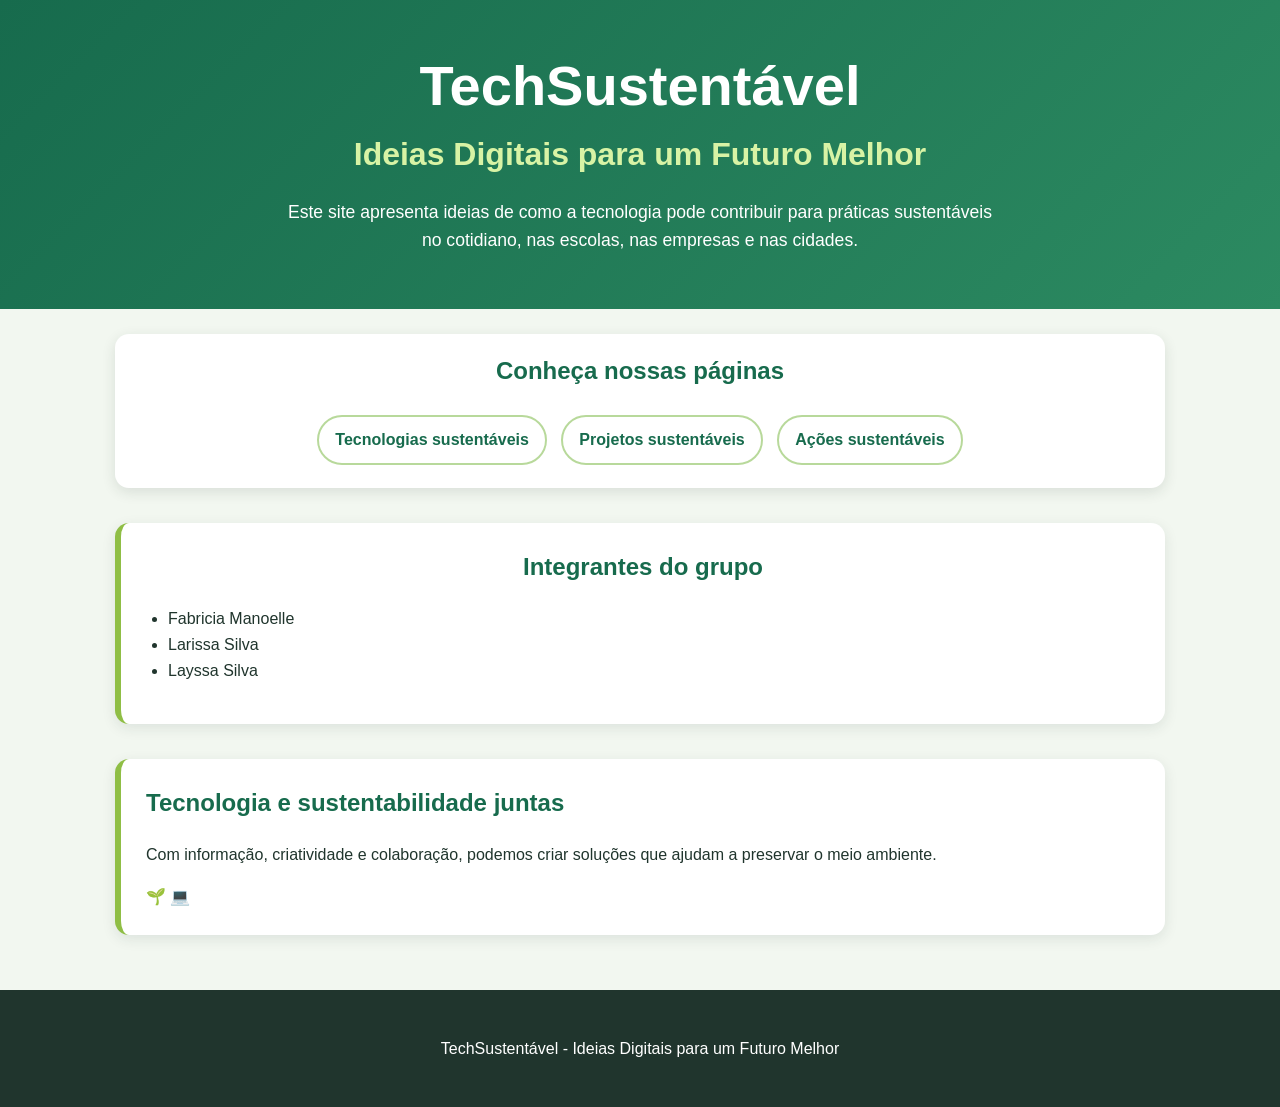
<file: index.html>
<!DOCTYPE html>
<html lang="pt-BR">

<head>
    <meta charset="UTF-8">
    <meta name="viewport" content="width=device-width, initial-scale=1.0">
    <title>TechSustentável</title>
    <link rel="stylesheet" href="style.css">
</head>

<body>
    <header>
        <h1>TechSustentável</h1>

        <h2>Ideias Digitais para um Futuro Melhor</h2>

        <p>
            Este site apresenta ideias de como a tecnologia pode contribuir
            para práticas sustentáveis no cotidiano, nas escolas, nas empresas
            e nas cidades.
        </p>
    </header>

    <nav>
        <h2>Conheça nossas páginas</h2>

        <ul>
            <li>
                <a href="tecnologia.html">
                    Tecnologias sustentáveis
                </a>
            </li>

            <li>
                <a href="projetos.html">
                    Projetos sustentáveis
                </a>
            </li>

            <li>
                <a href="acoes.html">
                    Ações sustentáveis
                </a>
            </li>
        </ul>
    </nav>

    <section>
        <h2>Integrantes do grupo</h2>

        <ul>
            <li>Fabricia Manoelle</li>
            <li>Larissa Silva</li>
            <li>Layssa Silva</li>
        </ul>
    </section>

    <main>
        <section>
            <h2>Tecnologia e sustentabilidade juntas</h2>

            <p>
                Com informação, criatividade e colaboração, podemos criar
                soluções que ajudam a preservar o meio ambiente.
            </p>

            <p aria-label="Símbolo de tecnologia e sustentabilidade">
                🌱 💻
            </p>
        </section>
    </main>

    <footer>
        <p>
            TechSustentável - Ideias Digitais para um Futuro Melhor
        </p>
    </footer>


</body>

</html>
</file>
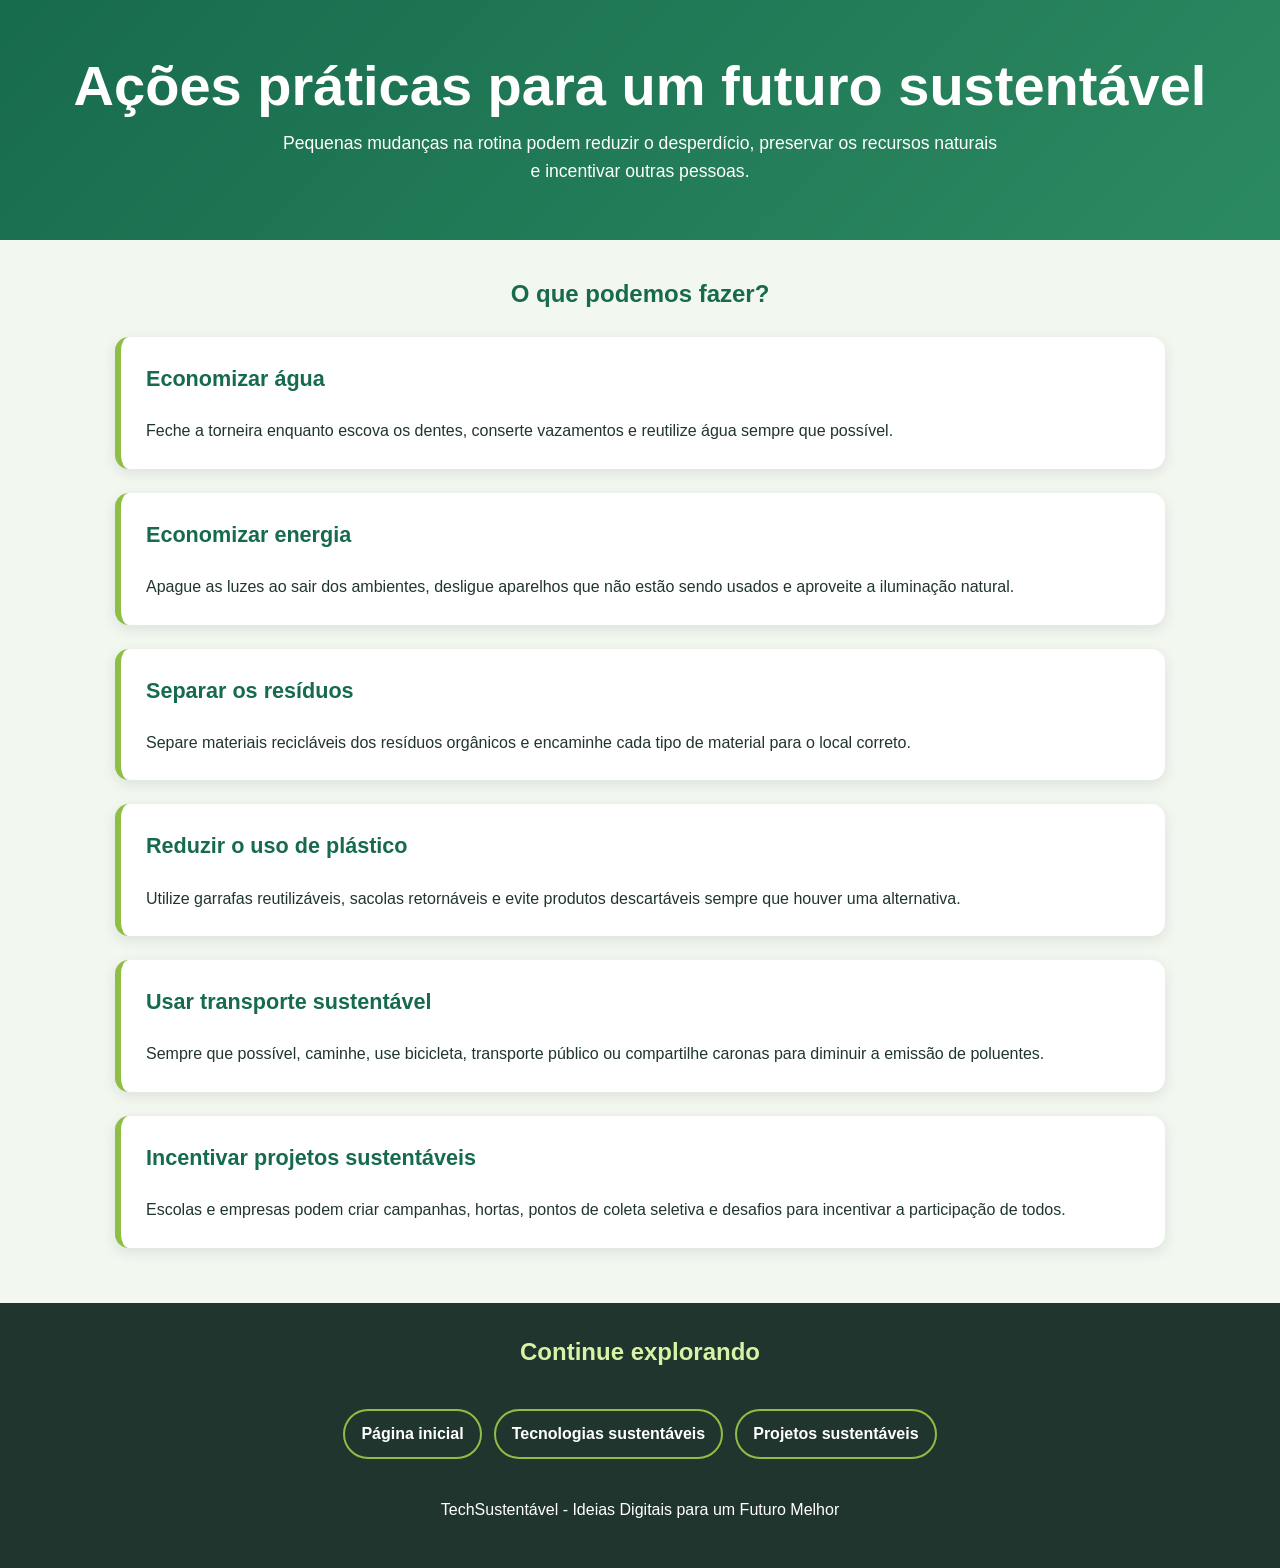
<file: acoes.html>
<!DOCTYPE html>
<html lang="en">

<head>
    <meta charset="UTF-8">
    <meta name="viewport" content="width=device-width, initial-scale=1.0">
    <title>Ações Sustentáveis</title>
    <link rel="stylesheet" href="style.css">
</head>

<body>
    <header>
        <h1>Ações práticas para um futuro sustentável</h1>

        <p>
            Pequenas mudanças na rotina podem reduzir o desperdício,
            preservar os recursos naturais e incentivar outras pessoas.
        </p>
    </header>
    <main>
        <h2>O que podemos fazer?</h2>

        <section>
            <h3>Economizar água</h3>
            <p>
                Feche a torneira enquanto escova os dentes, conserte vazamentos
                e reutilize água sempre que possível.
            </p>
        </section>

        <section>
            <h3>Economizar energia</h3>
            <p>
                Apague as luzes ao sair dos ambientes, desligue aparelhos que não
                estão sendo usados e aproveite a iluminação natural.
            </p>
        </section>

        <section>
            <h3>Separar os resíduos</h3>
            <p>
                Separe materiais recicláveis dos resíduos orgânicos e encaminhe cada
                tipo de material para o local correto.
            </p>
        </section>

        <section>
            <h3>Reduzir o uso de plástico</h3>
            <p>
                Utilize garrafas reutilizáveis, sacolas retornáveis e evite produtos
                descartáveis sempre que houver uma alternativa.
            </p>
        </section>

        <section>
            <h3>Usar transporte sustentável</h3>
            <p>
                Sempre que possível, caminhe, use bicicleta, transporte público ou
                compartilhe caronas para diminuir a emissão de poluentes.
            </p>
        </section>

        <section>
            <h3>Incentivar projetos sustentáveis</h3>
            <p>
                Escolas e empresas podem criar campanhas, hortas, pontos de coleta
                seletiva e desafios para incentivar a participação de todos.
            </p>
        </section>

    </main>

    <footer>
        <h2>Continue explorando</h2>

        <nav>
            <a href="index.html">Página inicial</a>
            <a href="tecnologia.html">Tecnologias sustentáveis</a>
            <a href="projetos.html">Projetos sustentáveis</a>
        </nav>

        <p>TechSustentável - Ideias Digitais para um Futuro Melhor</p>
    </footer>
    
</body>

</html>
</file>
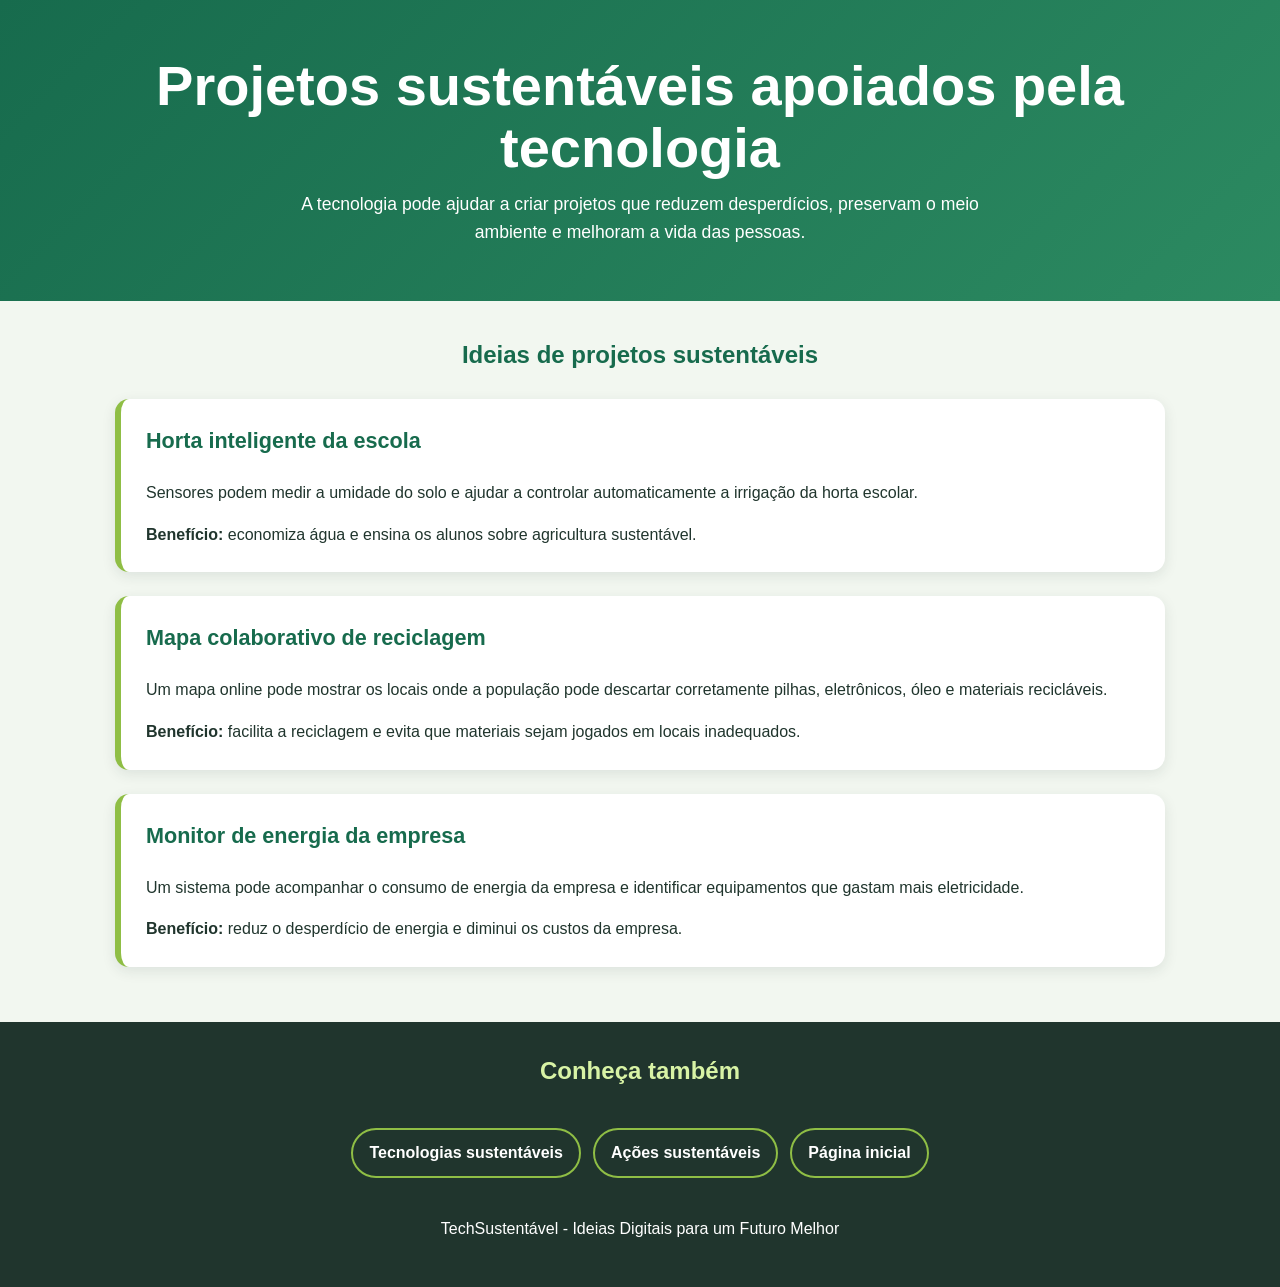
<file: projetos.html>
<!DOCTYPE html>
<html lang="en">

<head>
    <meta charset="UTF-8">
    <meta name="viewport" content="width=device-width, initial-scale=1.0">
    <title>Projetos Sustentáveis</title>
    <link rel="stylesheet" href="style.css">
</head>

<body>
    <header>
        <h1>Projetos sustentáveis apoiados pela tecnologia</h1>

        <p>
            A tecnologia pode ajudar a criar projetos que reduzem desperdícios,
            preservam o meio ambiente e melhoram a vida das pessoas.
        </p>
    </header>
    <main>
        <h2>Ideias de projetos sustentáveis</h2>

        <section>
            <h3>Horta inteligente da escola</h3>

            <p>
                Sensores podem medir a umidade do solo e ajudar a controlar
                automaticamente a irrigação da horta escolar.
            </p>

            <p>
                <strong>Benefício:</strong>
                economiza água e ensina os alunos sobre agricultura sustentável.
            </p>
        </section>

        <section>
            <h3>Mapa colaborativo de reciclagem</h3>

            <p>
                Um mapa online pode mostrar os locais onde a população pode descartar
                corretamente pilhas, eletrônicos, óleo e materiais recicláveis.
            </p>

            <p>
                <strong>Benefício:</strong>
                facilita a reciclagem e evita que materiais sejam jogados em locais inadequados.
            </p>
        </section>

        <section>
            <h3>Monitor de energia da empresa</h3>

            <p>
                Um sistema pode acompanhar o consumo de energia da empresa e identificar
                equipamentos que gastam mais eletricidade.
            </p>

            <p>
                <strong>Benefício:</strong>
                reduz o desperdício de energia e diminui os custos da empresa.
            </p>
        </section>
    </main>
    
    <footer>
        <h2>Conheça também</h2>

        <nav>
            <a href="tecnologia.html">Tecnologias sustentáveis</a>
            <a href="acoes.html">Ações sustentáveis</a>
            <a href="index.html">Página inicial</a>
        </nav>

        <p>TechSustentável - Ideias Digitais para um Futuro Melhor</p>
    </footer>

</body>

</html>
</file>
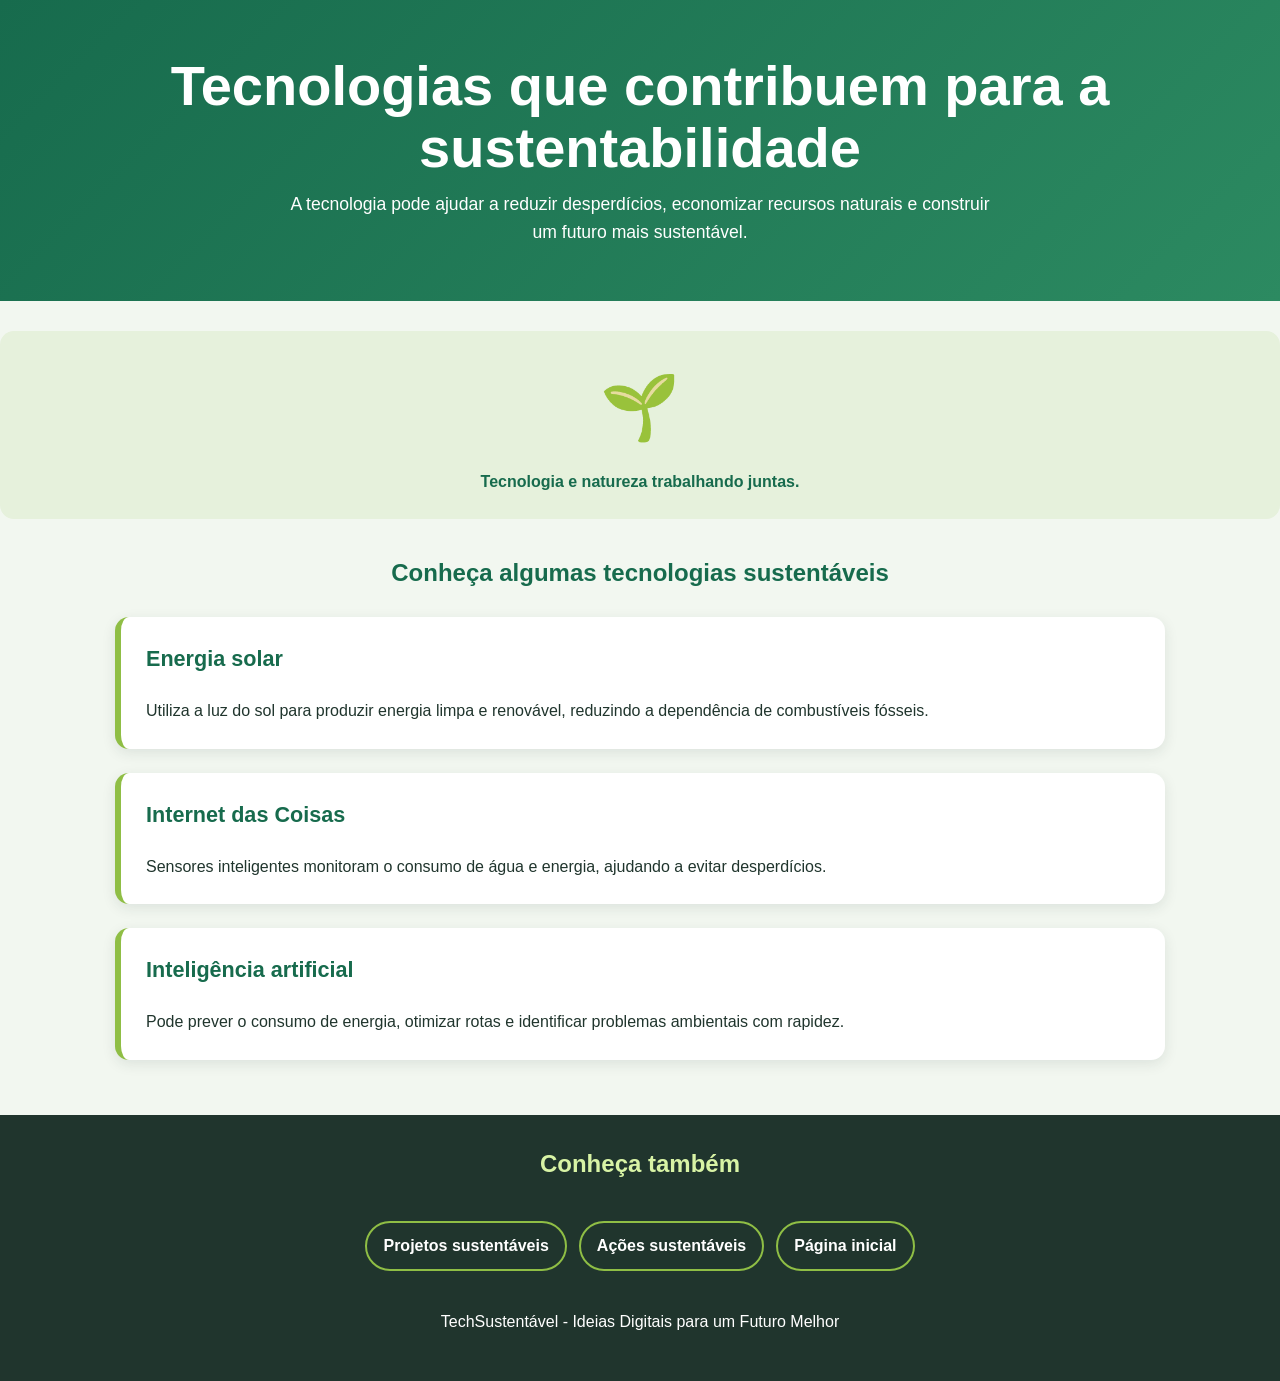
<file: tecnologia.html>
<!DOCTYPE html>
<html lang="en">

<head>
    <meta charset="UTF-8">
    <meta name="viewport" content="width=device-width, initial-scale=1.0">
    <title>Tecnologias Sustentáveis</title>
    <link rel="stylesheet" href="style.css">
</head>

<body>
    <header>
        <h1>Tecnologias que contribuem para a sustentabilidade</h1>
        <p>
            A tecnologia pode ajudar a reduzir desperdícios, economizar recursos
            naturais e construir um futuro mais sustentável.
        </p>
    </header>

    <figure>
        <div aria-label="Ilustração de uma folha representando tecnologia e sustentabilidade">
            🌱
        </div>
        <figcaption>
            Tecnologia e natureza trabalhando juntas.
        </figcaption>
    </figure>


    <main>
        <h2>Conheça algumas tecnologias sustentáveis</h2>

        <section>
            <h3>Energia solar</h3>
            <p>
                Utiliza a luz do sol para produzir energia limpa e renovável,
                reduzindo a dependência de combustíveis fósseis.
            </p>
        </section>

        <section>
            <h3>Internet das Coisas</h3>
            <p>
                Sensores inteligentes monitoram o consumo de água e energia,
                ajudando a evitar desperdícios.
            </p>
        </section>

        <section>
            <h3>Inteligência artificial</h3>
            <p>
                Pode prever o consumo de energia, otimizar rotas e identificar
                problemas ambientais com rapidez.
            </p>
        </section>
    </main>

    <footer>
        <h2>Conheça também</h2>

        <nav>
            <a href="projetos.html">Projetos sustentáveis</a>
            <a href="acoes.html">Ações sustentáveis</a>
            <a href="index.html">Página inicial</a>
        </nav>

        <p>TechSustentável - Ideias Digitais para um Futuro Melhor</p>
    </footer>

</body>

</html>
</file>
<file: style.css>
/* ===== Configuração geral ===== */
* {
    box-sizing: border-box;
}

html {
    scroll-behavior: smooth;
}

body {
    margin: 0;
    color: #20352d;
    background: #f2f7f0;
    font-family: Arial, Helvetica, sans-serif;
    line-height: 1.6;
}

img {
    max-width: 100%;
}

a {
    color: #176b4d;
}

/* ===== Cabeçalho ===== */
header {
    padding: 55px 20px;
    color: #ffffff;
    text-align: center;
    background: linear-gradient(135deg, #176b4d, #2c8a61);
}

header h1 {
    margin: 0 0 12px;
    font-size: clamp(2rem, 5vw, 3.5rem);
    line-height: 1.1;
}

header h2 {
    margin: 0 0 18px;
    color: #d8f3a5;
    font-size: clamp(1.25rem, 3vw, 2rem);
}

header p {
    max-width: 720px;
    margin: 0 auto;
    font-size: 1.1rem;
}

/* ===== Navegação ===== */
nav {
    display: flex;
    flex-wrap: wrap;
    justify-content: center;
    gap: 12px;
    width: min(100% - 32px, 1050px);
    margin: 25px auto;
    padding: 18px;
    background: #ffffff;
    border-radius: 14px;
    box-shadow: 0 4px 14px rgba(32, 53, 45, 0.12);
}

nav h2 {
    width: 100%;
    margin: 0 0 8px;
    color: #176b4d;
    text-align: center;
}

nav ul {
    width: 100%;
    margin: 0;
    padding: 0;
    list-style: none;
    text-align: center;
}

nav li {
    display: inline-block;
    margin: 5px;
}

nav a {
    display: inline-block;
    padding: 10px 16px;
    color: #176b4d;
    border: 2px solid #b8d99b;
    border-radius: 999px;
    font-weight: bold;
    text-decoration: none;
    transition: 0.2s ease;
}

nav a:hover,
nav a:focus {
    color: #ffffff;
    background: #176b4d;
    border-color: #176b4d;
}

/* ===== Conteúdo principal ===== */
main,
body > section {
    width: min(100% - 32px, 1050px);
    margin: 35px auto;
}

main > h2,
body > section > h2 {
    color: #176b4d;
    text-align: center;
}

section {
    margin: 24px 0;
    padding: 25px;
    background: #ffffff;
    border-left: 6px solid #8fbe45;
    border-radius: 14px;
    box-shadow: 0 4px 14px rgba(32, 53, 45, 0.1);
}

section h2,
section h3 {
    margin-top: 0;
    color: #176b4d;
}

section h3 {
    font-size: 1.35rem;
}

section p {
    margin-bottom: 10px;
}

section p:last-child {
    margin-bottom: 0;
}

section ul {
    padding-left: 22px;
}

/* Classes opcionais para destacar projetos e ações */
.projeto {
    background: #e6f1dc;
    border-left-color: #176b4d;
}

.acao {
    background: #fff8df;
    border-left-color: #d46a3a;
}

.projeto h3,
.acao h3 {
    margin-top: 0;
}

/* Elemento visual, caso seja usado nas páginas */
figure {
    margin: 30px auto;
    padding: 25px;
    color: #176b4d;
    text-align: center;
    background: #e6f1dc;
    border-radius: 14px;
}

figure div {
    font-size: 4rem;
}

figcaption {
    margin-top: 10px;
    font-weight: bold;
}

/* ===== Rodapé ===== */
footer {
    margin-top: 55px;
    padding: 30px 20px;
    color: #ffffff;
    text-align: center;
    background: #20352d;
}

footer h2 {
    margin-top: 0;
    color: #d8f3a5;
}

footer nav {
    margin: 20px auto;
    background: transparent;
    box-shadow: none;
}

footer nav a {
    color: #ffffff;
    border-color: #8fbe45;
}

footer nav a:hover,
footer nav a:focus {
    color: #20352d;
    background: #d8f3a5;
    border-color: #d8f3a5;
}

/* ===== Acessibilidade e telas menores ===== */
a:focus-visible {
    outline: 3px solid #d46a3a;
    outline-offset: 3px;
}

@media (max-width: 600px) {
    header {
        padding: 40px 16px;
    }

    header p {
        font-size: 1rem;
    }

    main,
    body > section,
    nav {
        width: min(100% - 22px, 1050px);
    }

    section {
        padding: 19px;
    }

    nav li {
        display: block;
        margin: 8px 0;
    }

    nav a {
        width: 100%;
    }
}
</file>
